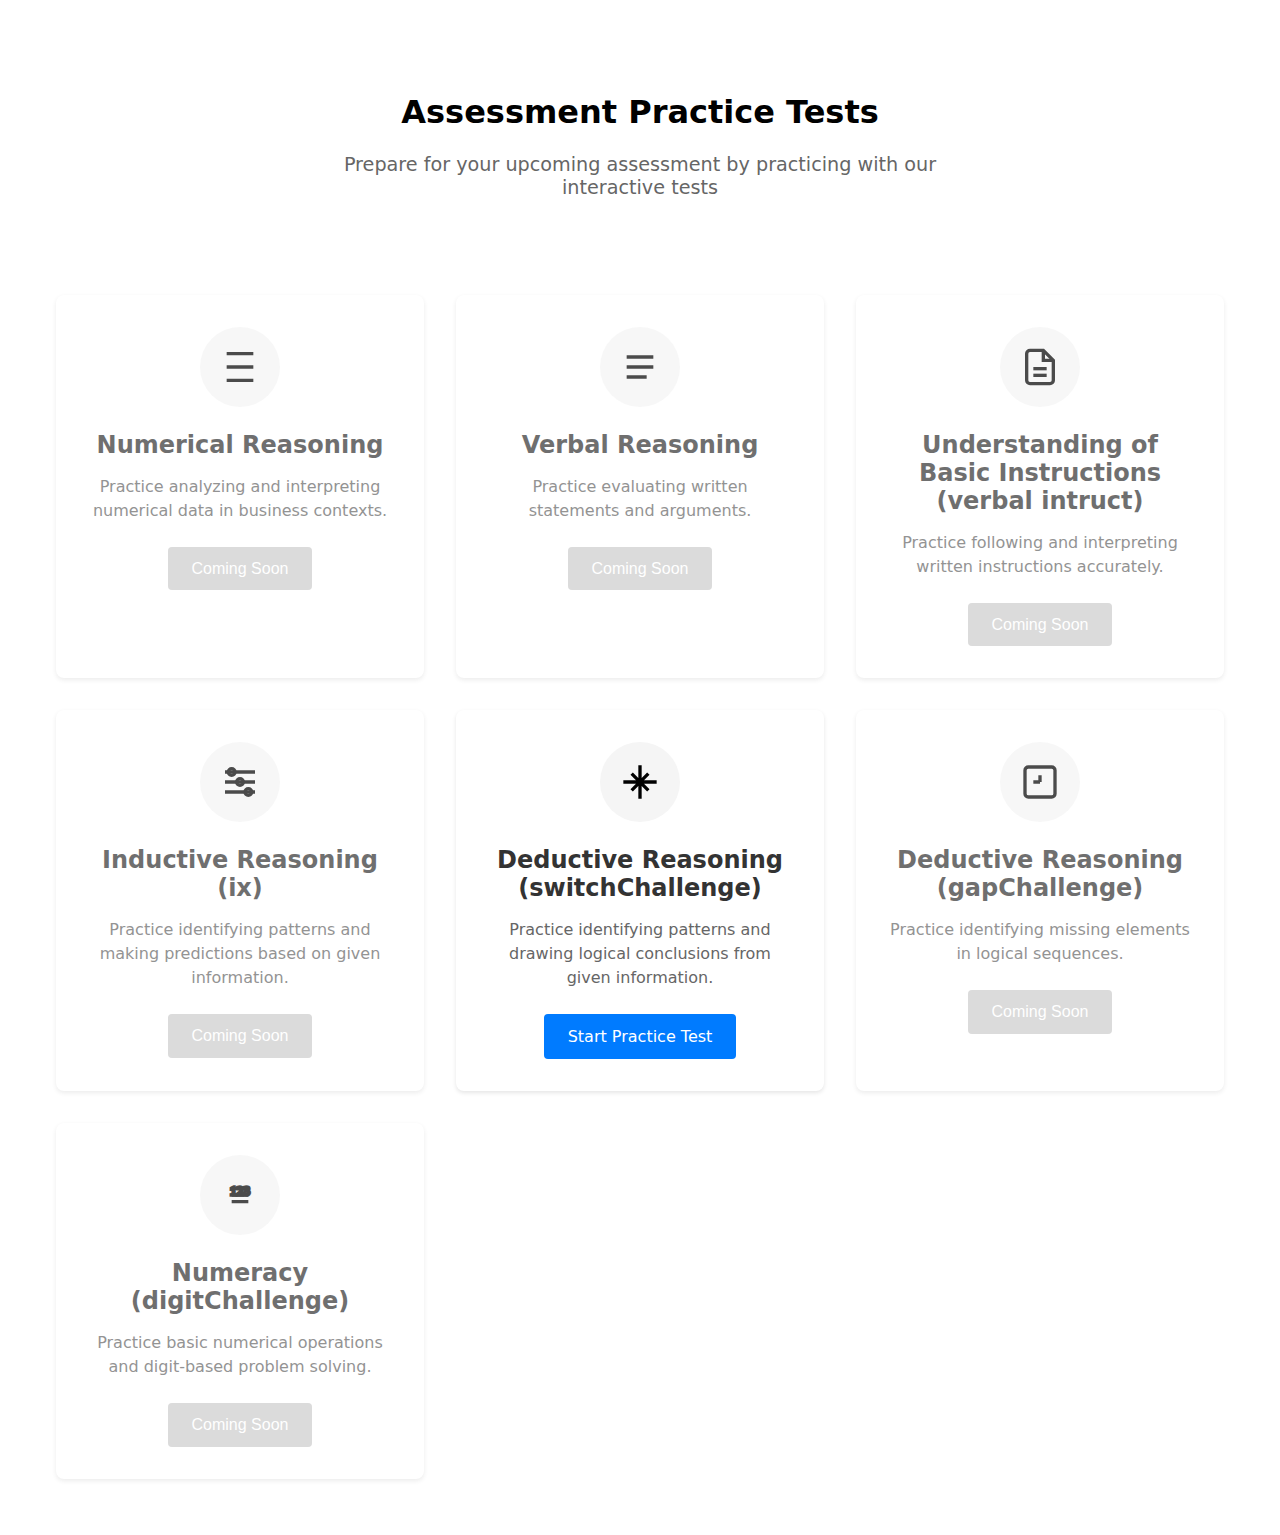
<file: index.html>
<!DOCTYPE html>
<html>
<head>
    <title>Assessment Practice Tests</title>
    <link rel="stylesheet" href="styles.css">
</head>
<body>
    <div class="container">
        <header class="main-header">
            <h1>Assessment Practice Tests</h1>
            <p class="header-description">Prepare for your upcoming assessment by practicing with our interactive tests</p>
        </header>

        <div class="tests-grid">
            <div class="test-card coming-soon">
                <div class="test-icon">
                    <img src="assets/numerical-icon.svg" alt="Numerical Reasoning">
                </div>
                <h2>Numerical Reasoning</h2>
                <p>Practice analyzing and interpreting numerical data in business contexts.</p>
                <button class="start-test-btn" disabled>Coming Soon</button>
            </div>

            <div class="test-card coming-soon">
                <div class="test-icon">
                    <img src="assets/verbal-icon.svg" alt="Verbal Reasoning">
                </div>
                <h2>Verbal Reasoning</h2>
                <p>Practice evaluating written statements and arguments.</p>
                <button class="start-test-btn" disabled>Coming Soon</button>
            </div>

            <div class="test-card coming-soon">
                <div class="test-icon">
                    <img src="assets/instructions-icon.svg" alt="Basic Instructions">
                </div>
                <h2>Understanding of Basic Instructions (verbal intruct) </h2>
                <p>Practice following and interpreting written instructions accurately.</p>
                <button class="start-test-btn" disabled>Coming Soon</button>
            </div>

            <div class="test-card coming-soon">
                <div class="test-icon">
                    <img src="assets/inductive-icon.svg" alt="Inductive Reasoning">
                </div>
                <h2>Inductive Reasoning (ix)</h2>
                <p>Practice identifying patterns and making predictions based on given information.</p>
                <button class="start-test-btn" disabled>Coming Soon</button>
            </div>

            <div class="test-card">
                <div class="test-icon">
                    <img src="assets/deductive-icon.svg" alt="Deductive Reasoning">
                </div>
                <h2>Deductive Reasoning (switchChallenge)</h2>
                <p>Practice identifying patterns and drawing logical conclusions from given information.</p>
                <a href="deductive.html" class="start-test-btn">Start Practice Test</a>
            </div>

            <div class="test-card coming-soon">
                <div class="test-icon">
                    <img src="assets/deductive-gap-icon.svg" alt="Deductive Gap">
                </div>
                <h2>Deductive Reasoning (gapChallenge)</h2>
                <p>Practice identifying missing elements in logical sequences.</p>
                <button class="start-test-btn" disabled>Coming Soon</button>
            </div>

            <div class="test-card coming-soon">
                <div class="test-icon">
                    <img src="assets/numeracy-icon.svg" alt="Numeracy">
                </div>
                <h2>Numeracy (digitChallenge)</h2>
                <p>Practice basic numerical operations and digit-based problem solving.</p>
                <button class="start-test-btn" disabled>Coming Soon</button>
            </div>
        </div>
    </div>
</body>
</html>
</file>
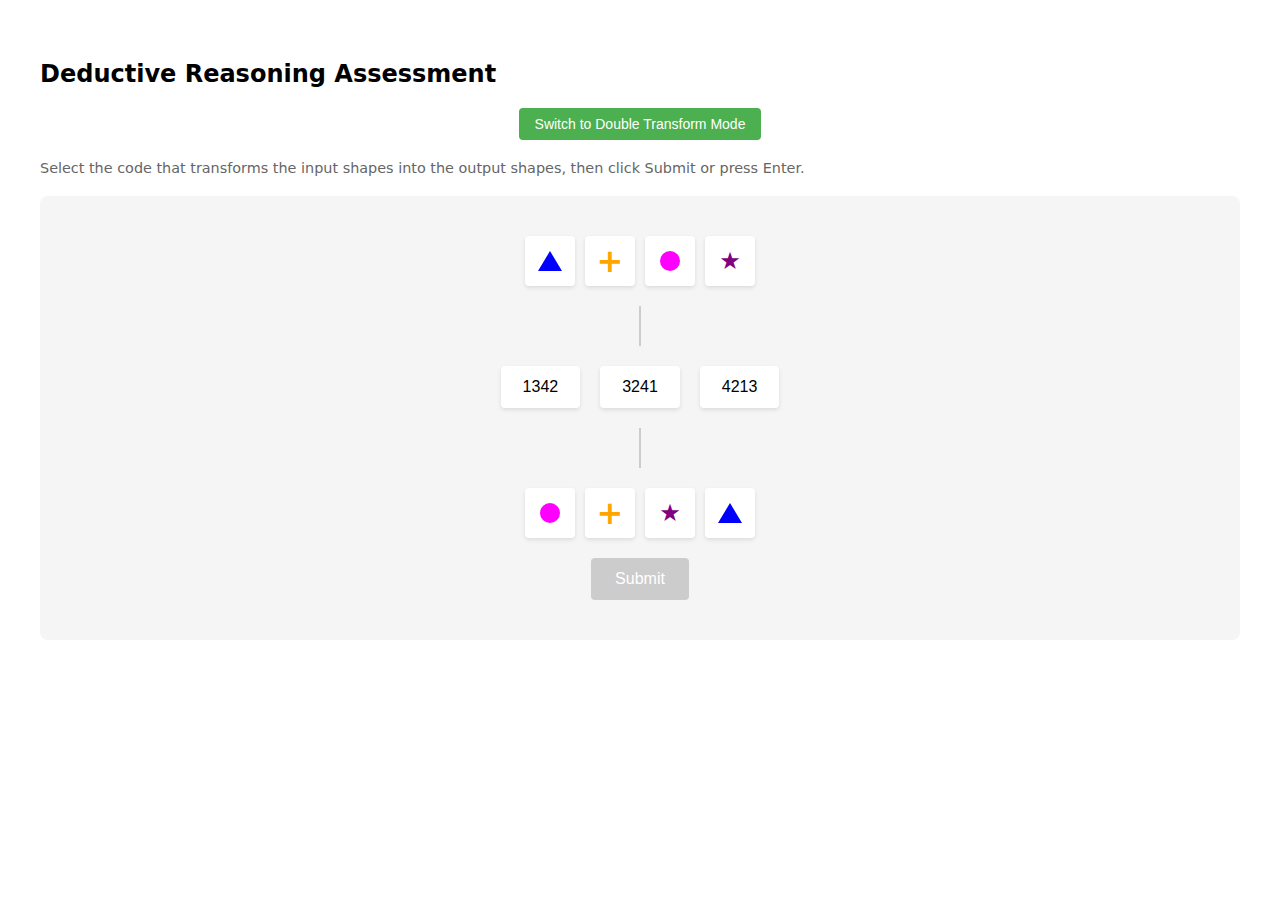
<file: deductive.html>
<!DOCTYPE html>
<html>
<head>
    <title>Deductive Reasoning Assessment</title>
    <link rel="stylesheet" href="styles.css">
</head>
<body>
    <div class="container">
        <h2>Deductive Reasoning Assessment</h2>
        <div class="controls">
            <button class="mode-toggle">Switch to Double Transform Mode</button>
        </div>
        <p class="instructions">Select the code that transforms the input shapes into the output shapes, then click Submit or press Enter.</p>
        
        <div class="game-area">
            <div class="shapes-row input-shapes"></div>
            <div class="connector"></div>
            <div class="codes"></div>
            <div class="connector"></div>
            <div class="shapes-row output-shapes"></div>
            <button class="submit-button" disabled>Submit</button>
            <div class="feedback"></div>
        </div>
    </div>
    <script src="shapes.js"></script>
    <script src="game.js"></script>
</body>
</html>
</file>
<file: styles.css>
.container {
    max-width: 1200px;
    margin: 20px auto;
    padding: 20px;
    font-family: system-ui, -apple-system, sans-serif;
}

.container.deductive-container {
    max-width: 600px;
}

.game-area {
    background: #f5f5f5;
    padding: 20px;
    border-radius: 8px;
    margin: 20px 0;
}

.shapes-row {
    display: flex;
    justify-content: center;
    gap: 10px;
    margin: 20px 0;
}

.shape {
    width: 50px;
    height: 50px;
    background: #fff;
    border-radius: 4px;
    display: flex;
    align-items: center;
    justify-content: center;
    box-shadow: 0 2px 4px rgba(0,0,0,0.1);
}

.codes {
    display: flex;
    justify-content: center;
    gap: 20px;
    margin: 20px 0;
}

.code-button {
    background: #fff;
    padding: 10px 20px;
    border-radius: 4px;
    border: 2px solid transparent;
    cursor: pointer;
    font-size: 16px;
    box-shadow: 0 2px 4px rgba(0,0,0,0.1);
    transition: all 0.2s;
}

.code-button:hover {
    background: #f0f0f0;
}

.code-button.selected {
    border-color: #4CAF50;
    background: #e8f5e9;
}

.submit-button {
    display: block;
    margin: 20px auto;
    padding: 12px 24px;
    background: #4CAF50;
    color: white;
    border: none;
    border-radius: 4px;
    font-size: 16px;
    cursor: pointer;
    transition: background 0.2s;
}

.submit-button:hover {
    background: #45a049;
}

.submit-button:disabled {
    background: #cccccc;
    cursor: not-allowed;
}

.feedback {
    text-align: center;
    margin: 10px 0;
    padding: 10px;
    border-radius: 4px;
    display: none;
}

.feedback:not(:empty) {
    display: block;
}

.success { 
    background: #e6ffe6; 
    color: #006600; 
}

.error { 
    background: #ffe6e6; 
    color: #660000; 
}

.connector {
    height: 40px;
    position: relative;
}

.connector::after {
    content: '';
    position: absolute;
    left: 50%;
    top: 0;
    bottom: 0;
    width: 2px;
    background-color: #ccc;
    transform: translateX(-50%);
}

.triangle { 
    width: 0; 
    height: 0; 
    border-left: 12px solid transparent; 
    border-right: 12px solid transparent; 
    border-bottom: 20px solid blue; 
}

.circle { 
    width: 20px; 
    height: 20px; 
    border-radius: 50%; 
    background: magenta; 
}

.plus { 
    font-size: 32px; 
    color: orange; 
    font-weight: bold; 
}

.star { 
    color: purple; 
    font-size: 24px; 
}

.instructions {
    margin-bottom: 20px;
    color: #666;
    font-size: 0.9em;
}

.controls {
    margin: 20px 0;
    text-align: center;
}

.mode-toggle {
    background: #4CAF50;
    color: white;
    padding: 8px 16px;
    border: none;
    border-radius: 4px;
    cursor: pointer;
    font-size: 14px;
}

.mode-toggle:hover {
    background: #45a049;
}

.codes.double-transform {
    flex-direction: column;
    gap: 20px;
}

.codes.double-transform .code-group {
    display: flex;
    justify-content: center;
    gap: 20px;
}

.codes.double-transform .first-transform {
    background: #f0f0f0;
    padding: 10px;
    border-radius: 4px;
}

.codes.double-transform .second-transform {
    border-top: 2px dashed #ccc;
    padding-top: 20px;
}

.first-code-display {
    background: #666;
    color: white;
    padding: 10px 20px;
    border-radius: 4px;
    font-size: 18px;
    text-align: center;
    margin: 20px auto;
    width: fit-content;
    box-shadow: 0 2px 4px rgba(0,0,0,0.2);
}

.second-code-options {
    display: flex;
    justify-content: center;
    gap: 20px;
    margin: 20px 0;
    padding-top: 20px;
    border-top: 2px dashed #ccc;
}

.main-header {
    text-align: center;
    padding: 2rem 0;
    margin-bottom: 2rem;
}

.header-description {
    color: #666;
    font-size: 1.2rem;
    max-width: 600px;
    margin: 1rem auto;
}

.tests-grid {
    display: grid;
    grid-template-columns: repeat(auto-fit, minmax(300px, 1fr));
    gap: 2rem;
    padding: 1rem;
    max-width: 1200px;
    margin: 0 auto;
}

.test-card {
    background: white;
    border-radius: 8px;
    padding: 2rem;
    text-align: center;
    box-shadow: 0 2px 4px rgba(0, 0, 0, 0.1);
    transition: transform 0.2s ease;
}

.test-card:hover {
    transform: translateY(-5px);
}

.test-icon {
    width: 80px;
    height: 80px;
    margin: 0 auto 1.5rem;
    background: #f5f5f5;
    border-radius: 50%;
    display: flex;
    align-items: center;
    justify-content: center;
}

.test-icon img {
    width: 40px;
    height: 40px;
}

.test-card h2 {
    color: #333;
    margin-bottom: 1rem;
}

.test-card p {
    color: #666;
    margin-bottom: 1.5rem;
    line-height: 1.5;
}

.start-test-btn {
    display: inline-block;
    padding: 0.8rem 1.5rem;
    background: #007bff;
    color: white;
    text-decoration: none;
    border-radius: 4px;
    border: none;
    cursor: pointer;
    font-size: 1rem;
    transition: background 0.2s ease;
}

.start-test-btn:hover {
    background: #0056b3;
}

.coming-soon {
    opacity: 0.7;
}

.coming-soon .start-test-btn {
    background: #ccc;
    cursor: not-allowed;
}

.coming-soon .start-test-btn:hover {
    background: #ccc;
}
</file>
